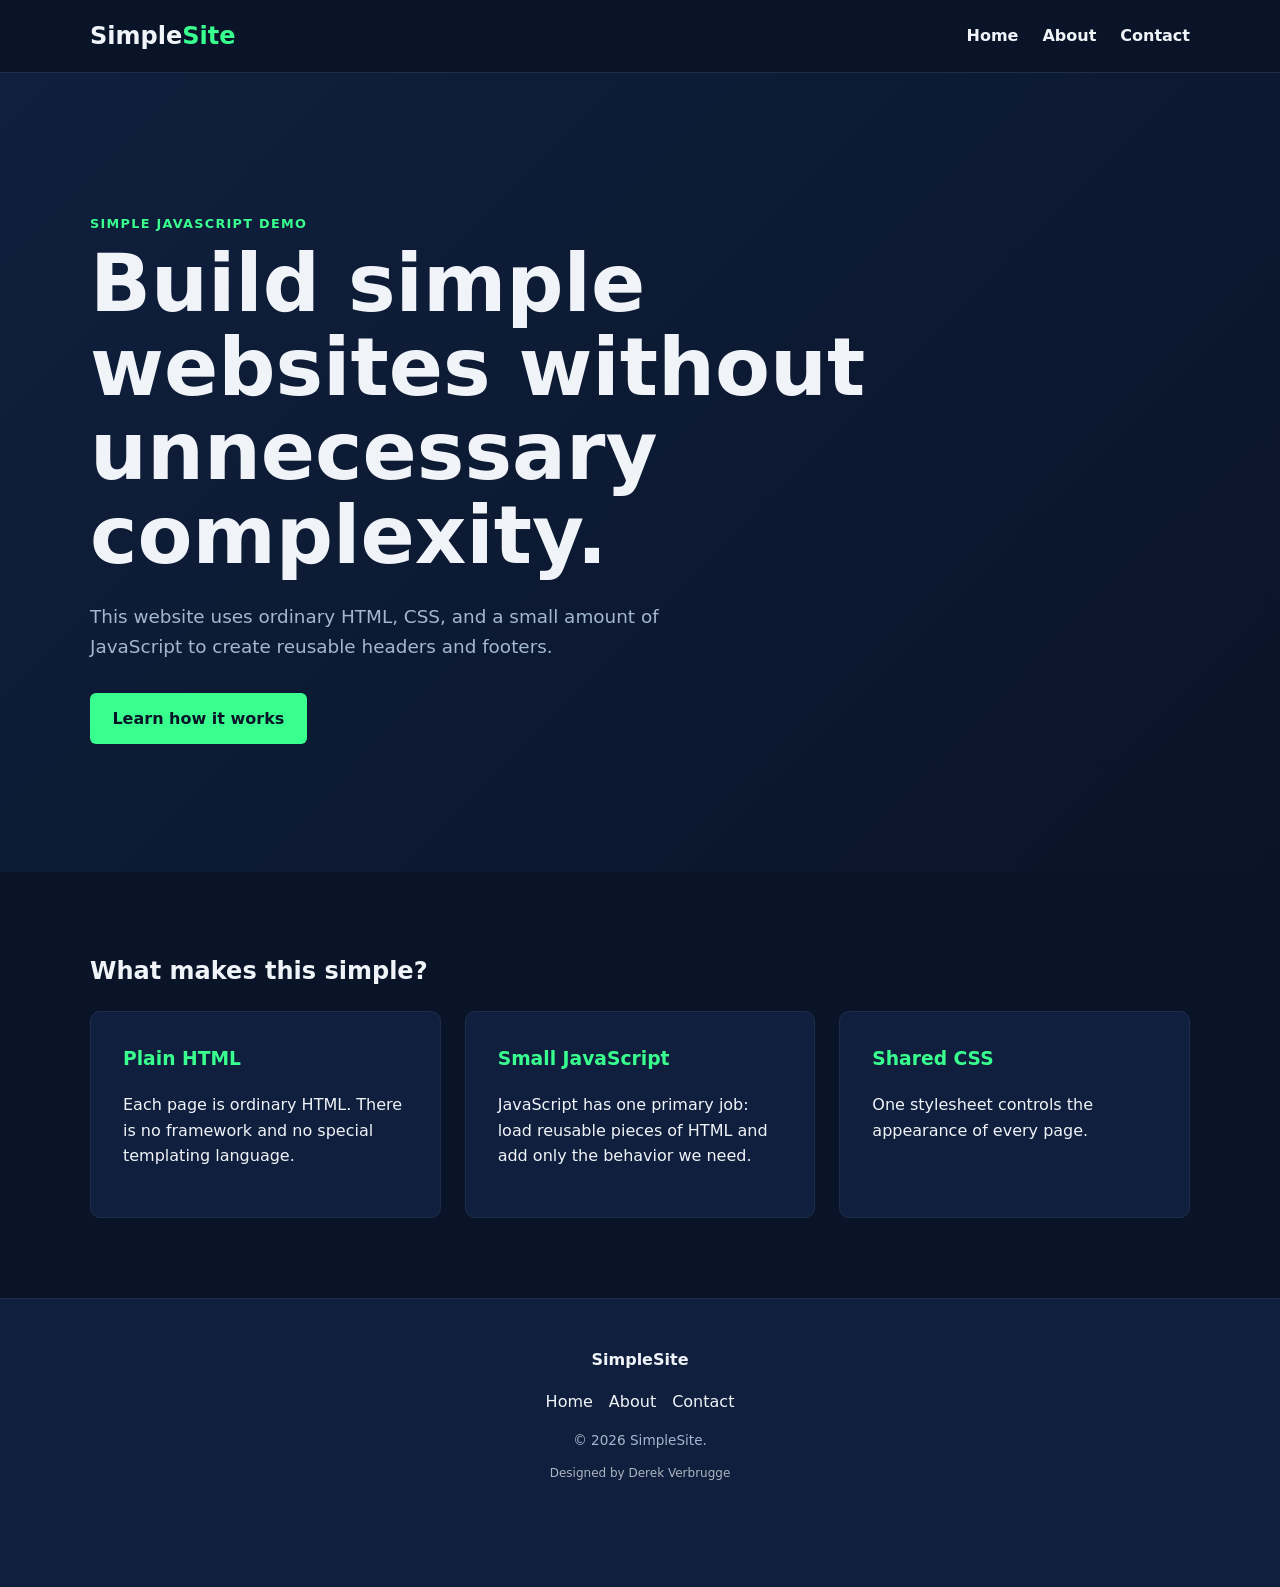
<file: index.html>
<!DOCTYPE html>
<html lang="en">

<head>
  <meta charset="UTF-8">

  <!--
    Makes the page display correctly on phones and tablets.

    Without this, mobile browsers may render the page as if
    it were a much wider desktop page.
  -->
  <meta
    name="viewport"
    content="width=device-width, initial-scale=1.0"
  >

  <title>Simple JS Site | Home</title>

  <!--
    One stylesheet controls the appearance of the entire site.
  -->
  <link rel="stylesheet" href="styles.css">

  <!--
    defer is important.

    It tells the browser:

      "Download this JavaScript now, but don't execute it
       until the HTML document has been parsed."

    This means our #site-header and #site-footer elements
    already exist when site.js runs.
  -->
  <script src="site.js" defer></script>
</head>

<body>

  <!--
    =========================================================
    SHARED HEADER
    =========================================================

    This div is intentionally empty.

    site.js will fetch header.html and put its contents here.
  -->
  <div id="site-header"></div>


  <!--
    =========================================================
    PAGE-SPECIFIC CONTENT
    =========================================================

    Everything between the header and footer belongs only
    to this particular page.
  -->
  <main>

    <section class="hero">
      <div class="container">

        <p class="eyebrow">Simple JavaScript Demo</p>

        <h1>
          Build simple websites
          without unnecessary complexity.
        </h1>

        <p class="hero-text">
          This website uses ordinary HTML, CSS, and a small
          amount of JavaScript to create reusable headers
          and footers.
        </p>

        <a class="button" href="about.html">
          Learn how it works
        </a>

      </div>
    </section>


    <section class="section">
      <div class="container">

        <h2>What makes this simple?</h2>

        <div class="card-grid">

          <article class="card">
            <h3>Plain HTML</h3>

            <p>
              Each page is ordinary HTML. There is no framework
              and no special templating language.
            </p>
          </article>


          <article class="card">
            <h3>Small JavaScript</h3>

            <p>
              JavaScript has one primary job: load reusable
              pieces of HTML and add only the behavior we need.
            </p>
          </article>


          <article class="card">
            <h3>Shared CSS</h3>

            <p>
              One stylesheet controls the appearance of every
              page.
            </p>
          </article>

        </div>

      </div>
    </section>

  </main>


  <!--
    =========================================================
    SHARED FOOTER
    =========================================================

    Like the header, this starts empty.

    site.js will insert footer.html here.
  -->
  <div id="site-footer"></div>

</body>
</html>
</file>
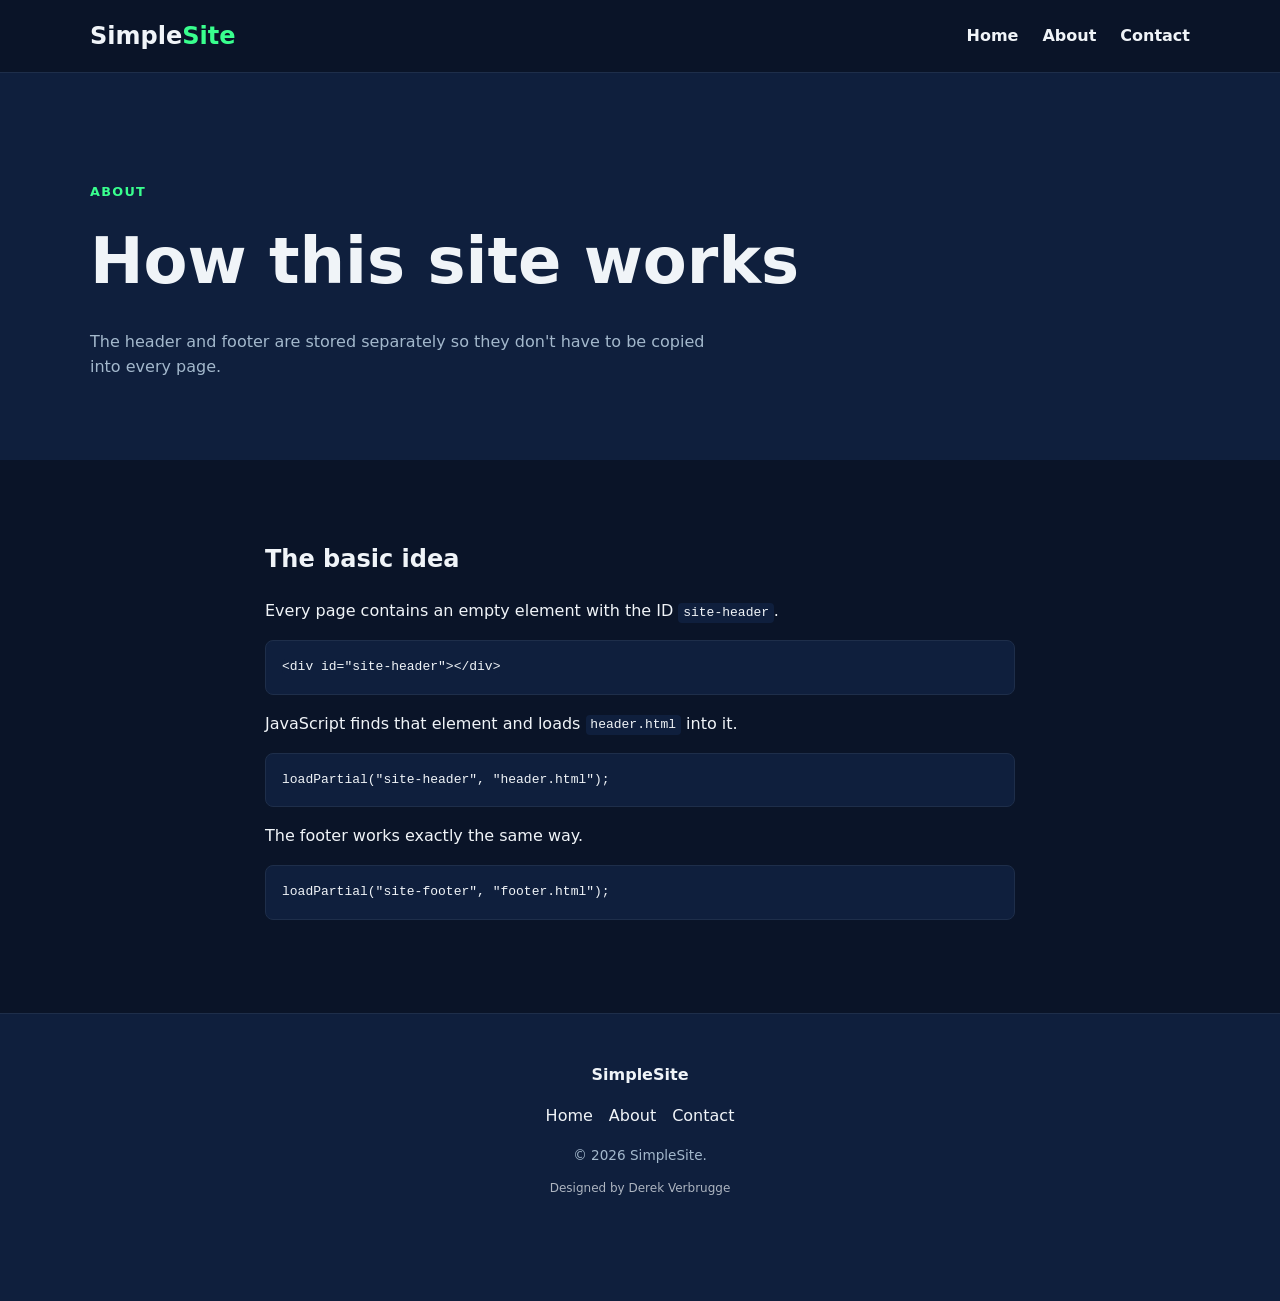
<file: about.html>
<!DOCTYPE html>
<html lang="en">

<head>
  <meta charset="UTF-8">

  <meta
    name="viewport"
    content="width=device-width, initial-scale=1.0"
  >

  <title>Simple JS Site | About</title>

  <link rel="stylesheet" href="styles.css">

  <!--
    The exact same JavaScript file is used on every page.
  -->
  <script src="site.js" defer></script>
</head>

<body>

  <!-- Shared header gets inserted here. -->
  <div id="site-header"></div>


  <!--
    =========================================================
    ABOUT PAGE CONTENT
    =========================================================
  -->
  <main>

    <section class="page-header">
      <div class="container">

        <p class="eyebrow">About</p>

        <h1>How this site works</h1>

        <p>
          The header and footer are stored separately so they
          don't have to be copied into every page.
        </p>

      </div>
    </section>


    <section class="section">
      <div class="container narrow">

        <h2>The basic idea</h2>

        <p>
          Every page contains an empty element with the ID
          <code>site-header</code>.
        </p>

        <pre><code>&lt;div id="site-header"&gt;&lt;/div&gt;</code></pre>

        <p>
          JavaScript finds that element and loads
          <code>header.html</code> into it.
        </p>

        <pre><code>loadPartial("site-header", "header.html");</code></pre>

        <p>
          The footer works exactly the same way.
        </p>

        <pre><code>loadPartial("site-footer", "footer.html");</code></pre>

      </div>
    </section>

  </main>


  <!-- Shared footer gets inserted here. -->
  <div id="site-footer"></div>

</body>
</html>
</file>
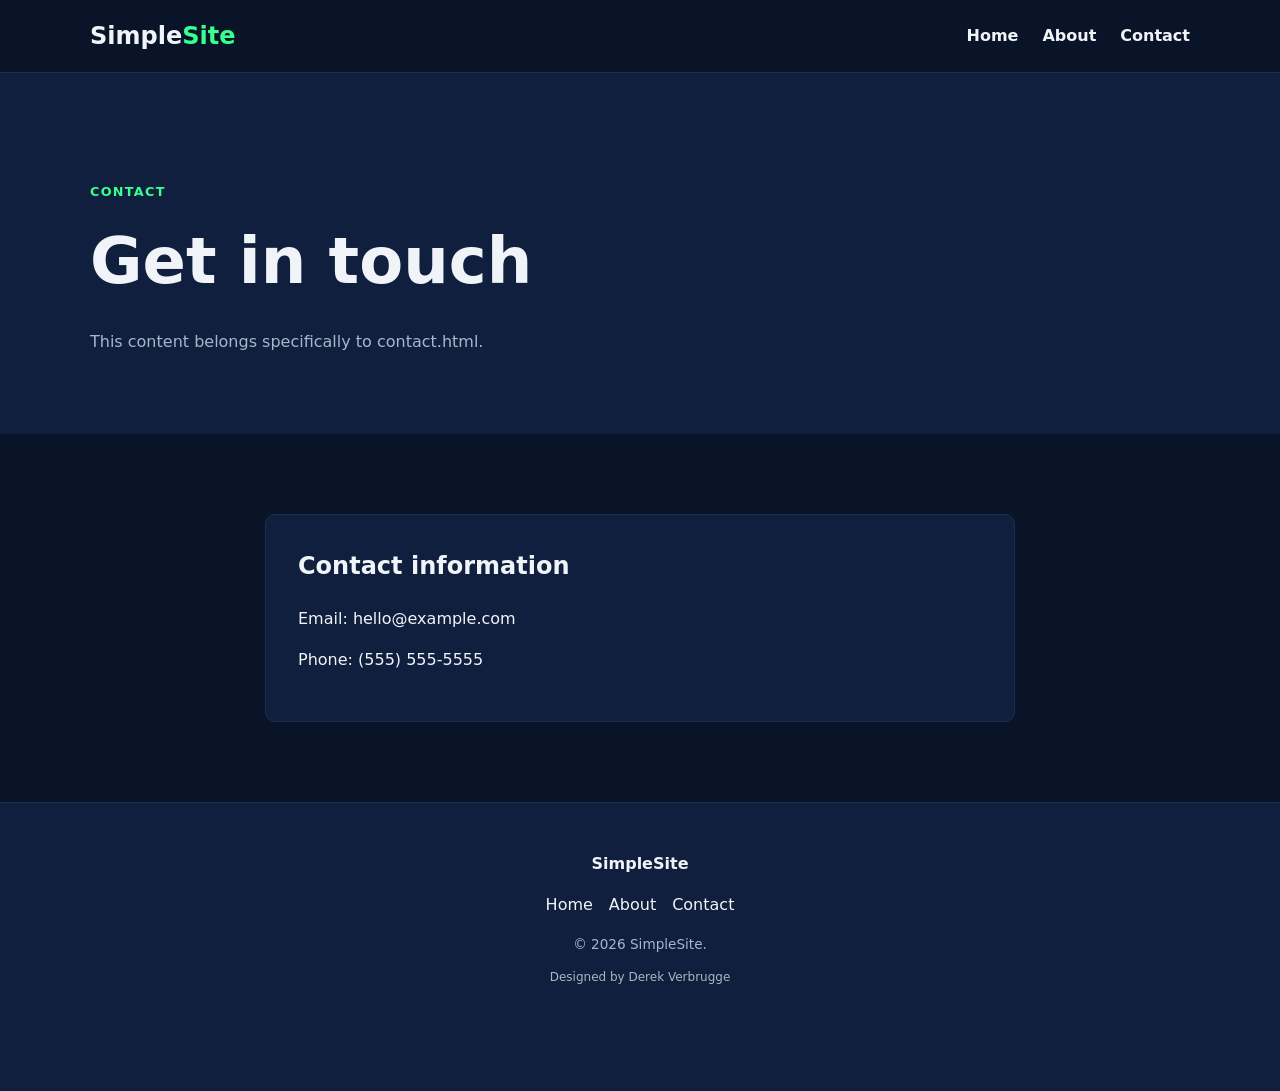
<file: contact.html>
<!DOCTYPE html>
<html lang="en">

<head>
  <meta charset="UTF-8">

  <meta
    name="viewport"
    content="width=device-width, initial-scale=1.0"
  >

  <title>Simple JS Site | Contact</title>

  <link rel="stylesheet" href="styles.css">

  <script src="site.js" defer></script>
</head>

<body>

  <!-- Shared header -->
  <div id="site-header"></div>


  <main>

    <section class="page-header">
      <div class="container">

        <p class="eyebrow">Contact</p>

        <h1>Get in touch</h1>

        <p>
          This content belongs specifically to contact.html.
        </p>

      </div>
    </section>


    <section class="section">
      <div class="container narrow">

        <div class="card">

          <h2>Contact information</h2>

          <p>
            Email:
            <a href="mailto:hello@example.com">
              hello@example.com
            </a>
          </p>

          <p>
            Phone:
            <a href="tel:+15555555555">
              (555) 555-5555
            </a>
          </p>

        </div>

      </div>
    </section>

  </main>


  <!-- Shared footer -->
  <div id="site-footer"></div>

</body>
</html>
</file>
<file: styles.css>
/* ============================================================
   BASIC VARIABLES
   ============================================================ */

:root {
  --background: #0a1428;
  --surface: #0f1f3d;
  --text: #f0f4f8;
  --muted: #a3b8cc;
  --accent: #39ff8e;
  --accent-dark: #00cc66;
  --border: #1e2e4a;
}


/* ============================================================
   RESET
   ============================================================ */

* {
  box-sizing: border-box;
}

html {
  scroll-behavior: smooth;
}

body {
  margin: 0;

  font-family:
    Inter,
    system-ui,
    sans-serif;

  color: var(--text);
  background: var(--background);

  line-height: 1.6;
}

a {
  color: inherit;
}

img {
  max-width: 100%;
}


/* ============================================================
   ACCESSIBILITY
   ============================================================ */

.sr-only {
  position: absolute;

  width: 1px;
  height: 1px;

  padding: 0;
  margin: -1px;

  overflow: hidden;

  clip: rect(0, 0, 0, 0);

  white-space: nowrap;

  border: 0;
}


/* ============================================================
   SHARED LAYOUT
   ============================================================ */

.container {
  width: min(
    1100px,
    calc(100% - 2rem)
  );

  margin-inline: auto;
}

.narrow {
  max-width: 750px;
}


/* ============================================================
   HEADER
   ============================================================ */

.site-header {
  position: sticky;
  top: 0;
  z-index: 100;

  background: var(--background);

  border-bottom:
    1px solid var(--border);
}

.header-inner {
  min-height: 72px;

  display: flex;

  align-items: center;
  justify-content: space-between;

  gap: 1rem;
}


/* Logo */

.logo {
  color: var(--text);

  font-size: 1.5rem;
  font-weight: 700;

  text-decoration: none;
}

.logo span {
  color: var(--accent);
}


/* Navigation */

.nav {
  display: flex;

  align-items: center;

  gap: 1.5rem;
}

.nav a {
  color: var(--text);

  font-weight: 600;

  text-decoration: none;
}

.nav a:hover {
  color: var(--accent);
}


/* Mobile menu button */

.menu-toggle {
  display: none;

  width: 44px;
  height: 44px;

  padding: 0.6rem;

  color: var(--text);

  background: var(--surface);

  border:
    1px solid var(--border);

  border-radius: 6px;

  cursor: pointer;
}


/* Hamburger lines */

.menu-toggle span:not(.sr-only) {
  display: block;

  width: 100%;
  height: 2px;

  margin: 5px 0;

  background: var(--text);
}


/* ============================================================
   HERO
   ============================================================ */

.hero {
  padding: 8rem 0;

  background:
    linear-gradient(
      135deg,
      var(--surface),
      var(--background)
    );
}

.eyebrow {
  margin-bottom: 0.5rem;

  color: var(--accent);

  font-size: 0.8rem;
  font-weight: 700;

  letter-spacing: 0.1em;
  text-transform: uppercase;
}

.hero h1 {
  max-width: 800px;

  margin: 0 0 1.5rem;

  font-size:
    clamp(2.5rem, 7vw, 5rem);

  line-height: 1.05;
}

.hero-text {
  max-width: 650px;

  margin-bottom: 2rem;

  color: var(--muted);

  font-size: 1.15rem;
}


/* ============================================================
   BUTTON
   ============================================================ */

.button {
  display: inline-block;

  padding: 0.8rem 1.4rem;

  color: var(--background);

  background: var(--accent);

  border-radius: 6px;

  font-weight: 700;

  text-decoration: none;
}

.button:hover {
  background: var(--accent-dark);
}


/* ============================================================
   PAGE HEADER
   ============================================================ */

.page-header {
  padding: 6rem 0 4rem;

  background: var(--surface);
}

.page-header h1 {
  margin: 0 0 1rem;

  font-size:
    clamp(2.5rem, 6vw, 4rem);
}

.page-header p:last-child {
  max-width: 650px;

  color: var(--muted);
}


/* ============================================================
   SECTIONS
   ============================================================ */

.section {
  padding: 5rem 0;
}

.section h2 {
  margin-top: 0;
}


/* ============================================================
   CARDS
   ============================================================ */

.card-grid {
  display: grid;

  grid-template-columns:
    repeat(
      auto-fit,
      minmax(220px, 1fr)
    );

  gap: 1.5rem;
}

.card {
  padding: 2rem;

  background: var(--surface);

  border:
    1px solid var(--border);

  border-radius: 10px;
}

.card h3 {
  margin-top: 0;

  color: var(--accent);
}


/* ============================================================
   CODE EXAMPLES
   ============================================================ */

code {
  padding: 0.15rem 0.3rem;

  background: var(--surface);

  border-radius: 4px;
}

pre {
  padding: 1rem;

  overflow-x: auto;

  background: var(--surface);

  border:
    1px solid var(--border);

  border-radius: 8px;
}

pre code {
  padding: 0;
}


/* ============================================================
   FOOTER
   ============================================================ */

.site-footer {
  padding: 3rem 0;

  text-align: center;

  background: var(--surface);

  border-top:
    1px solid var(--border);
}

.footer-links {
  display: flex;

  justify-content: center;

  flex-wrap: wrap;

  gap: 1rem;

  margin: 1rem 0;
}

.footer-links a {
  text-decoration: none;
}

.footer-links a:hover {
  color: var(--accent);
}

.copyright {
  margin: 0;

  color: var(--muted);

  font-size: 0.85rem;
}


/* ============================================================
   MOBILE
   ============================================================ */

@media (max-width: 700px) {

  /*
    Show the hamburger button.
  */
  .menu-toggle {
    display: block;
  }


  /*
    Hide the navigation until JavaScript adds .is-open.
  */
  .nav {
    position: absolute;

    top: 72px;
    left: 1rem;
    right: 1rem;

    display: none;

    flex-direction: column;

    align-items: stretch;

    gap: 0;

    padding: 0.75rem;

    background: var(--surface);

    border:
      1px solid var(--border);

    border-radius: 8px;
  }


  /*
    JavaScript adds this class when the hamburger
    is clicked.
  */
  .nav.is-open {
    display: flex;
  }


  /*
    Make mobile navigation links easier to tap.
  */
  .nav a {
    padding: 0.8rem;

    text-align: center;
  }


  /*
    Reduce hero spacing on small screens.
  */
  .hero {
    padding: 5rem 0;
  }

}

/* Keep the bottom overscroll area the same color as the footer. */
html { background-color: var(--surface); }

/* Shared website standards */
a,a:visited,a:hover,a:active,a:focus{text-decoration:none!important}body{min-height:100vh;display:flex;flex-direction:column}main{flex:1}#site-footer{margin-top:auto}.footer-links{display:flex;flex-wrap:wrap;gap:1rem}.template-credit{font-size:.75rem;text-align:center}
</file>
